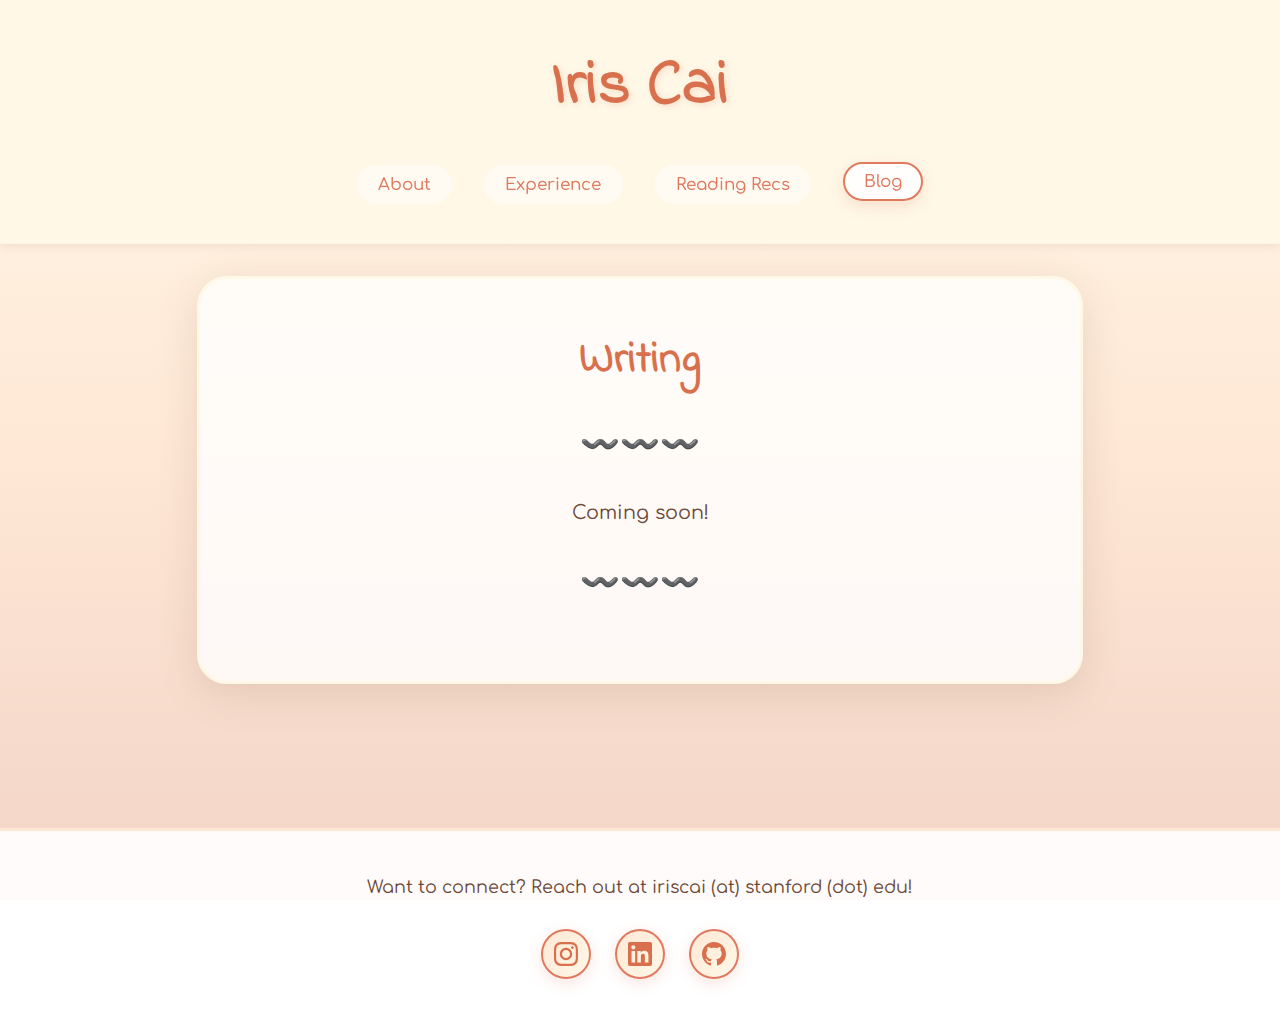
<file: blog.html>
<!DOCTYPE html>
<html lang="en">
<head>
    <meta charset="UTF-8">
    <meta name="viewport" content="width=device-width, initial-scale=1.0">
    <title>Blog</title>
    <link rel="stylesheet" href="assets/css/styles.css">
</head>
<body>
    <header>
        <h1>Iris Cai</h1>
        <nav>
            <a href="index.html">About</a>
            <a href="experience.html">Experience</a>
            <a href="reading-recs.html">Reading Recs</a>
            <a href="blog.html" class="active">Blog</a>
        </nav>
    </header>
    
    <div class="container">
        <div class="content-section">
            <h2>Writing</h2>
            
            <div class="wave-divider">〰️〰️〰️</div>
            
            <p style="text-align: center; font-size: 1.2rem;">Coming soon!</p>
            
            <div class="wave-divider">〰️〰️〰️</div>
        </div>
    </div>

    <footer>
        <p>Want to connect? Reach out at iriscai (at) stanford (dot) edu!</p>

        <div class="social-links">
            <a href="https://www.instagram.com/iri._.sss/" target="_blank" rel="noopener noreferrer" class="social-button" aria-label="Instagram">
                <svg xmlns="http://www.w3.org/2000/svg" viewBox="0 0 24 24">
                    <path d="M12 2.163c3.204 0 3.584.012 4.85.07 3.252.148 4.771 1.691 4.919 4.919.058 1.265.069 1.645.069 4.849 0 3.205-.012 3.584-.069 4.849-.149 3.225-1.664 4.771-4.919 4.919-1.266.058-1.644.07-4.85.07-3.204 0-3.584-.012-4.849-.07-3.26-.149-4.771-1.699-4.919-4.92-.058-1.265-.07-1.644-.07-4.849 0-3.204.013-3.583.07-4.849.149-3.227 1.664-4.771 4.919-4.919 1.266-.057 1.645-.069 4.849-.069zm0-2.163c-3.259 0-3.667.014-4.947.072-4.358.2-6.78 2.618-6.98 6.98-.059 1.281-.073 1.689-.073 4.948 0 3.259.014 3.668.072 4.948.2 4.358 2.618 6.78 6.98 6.98 1.281.058 1.689.072 4.948.072 3.259 0 3.668-.014 4.948-.072 4.354-.2 6.782-2.618 6.979-6.98.059-1.28.073-1.689.073-4.948 0-3.259-.014-3.667-.072-4.947-.196-4.354-2.617-6.78-6.979-6.98-1.281-.059-1.69-.073-4.949-.073zm0 5.838c-3.403 0-6.162 2.759-6.162 6.162s2.759 6.163 6.162 6.163 6.162-2.759 6.162-6.163c0-3.403-2.759-6.162-6.162-6.162zm0 10.162c-2.209 0-4-1.79-4-4 0-2.209 1.791-4 4-4s4 1.791 4 4c0 2.21-1.791 4-4 4zm6.406-11.845c-.796 0-1.441.645-1.441 1.44s.645 1.44 1.441 1.44c.795 0 1.439-.645 1.439-1.44s-.644-1.44-1.439-1.44z"/>
                </svg>
            </a>
        
            <a href="https://www.linkedin.com/in/iris-cai-b19082228/" target="_blank" rel="noopener noreferrer" class="social-button" aria-label="LinkedIn">
                <svg xmlns="http://www.w3.org/2000/svg" viewBox="0 0 24 24">
                    <path d="M20.447 20.452h-3.554v-5.569c0-1.328-.027-3.037-1.852-3.037-1.853 0-2.136 1.445-2.136 2.939v5.667H9.351V9h3.414v1.561h.046c.477-.9 1.637-1.85 3.37-1.85 3.601 0 4.267 2.37 4.267 5.455v6.286zM5.337 7.433c-1.144 0-2.063-.926-2.063-2.065 0-1.138.92-2.063 2.063-2.063 1.14 0 2.064.925 2.064 2.063 0 1.139-.925 2.065-2.064 2.065zm1.782 13.019H3.555V9h3.564v11.452zM22.225 0H1.771C.792 0 0 .774 0 1.729v20.542C0 23.227.792 24 1.771 24h20.451C23.2 24 24 23.227 24 22.271V1.729C24 .774 23.2 0 22.222 0h.003z"/>
                </svg>
            </a>
        
            <a href="https://github.com/caiiris" target="_blank" rel="noopener noreferrer" class="social-button" aria-label="GitHub">
                <svg xmlns="http://www.w3.org/2000/svg" viewBox="0 0 24 24">
                    <path d="M12 0c-6.626 0-12 5.373-12 12 0 5.302 3.438 9.8 8.207 11.387.599.111.793-.261.793-.577v-2.234c-3.338.726-4.033-1.416-4.033-1.416-.546-1.387-1.333-1.756-1.333-1.756-1.089-.745.083-.729.083-.729 1.205.084 1.839 1.237 1.839 1.237 1.07 1.834 2.807 1.304 3.492.997.107-.775.418-1.305.762-1.604-2.665-.305-5.467-1.334-5.467-5.931 0-1.311.469-2.381 1.236-3.221-.124-.303-.535-1.524.117-3.176 0 0 1.008-.322 3.301 1.23.957-.266 1.983-.399 3.003-.404 1.02.005 2.047.138 3.006.404 2.291-1.552 3.297-1.23 3.297-1.23.653 1.653.242 2.874.118 3.176.77.84 1.235 1.911 1.235 3.221 0 4.609-2.807 5.624-5.479 5.921.43.372.823 1.102.823 2.222v3.293c0 .319.192.694.801.576 4.765-1.589 8.199-6.086 8.199-11.386 0-6.627-5.373-12-12-12z"/>
                </svg>
            </a>
        </div>
    </footer>
</body>
</html>
</file>
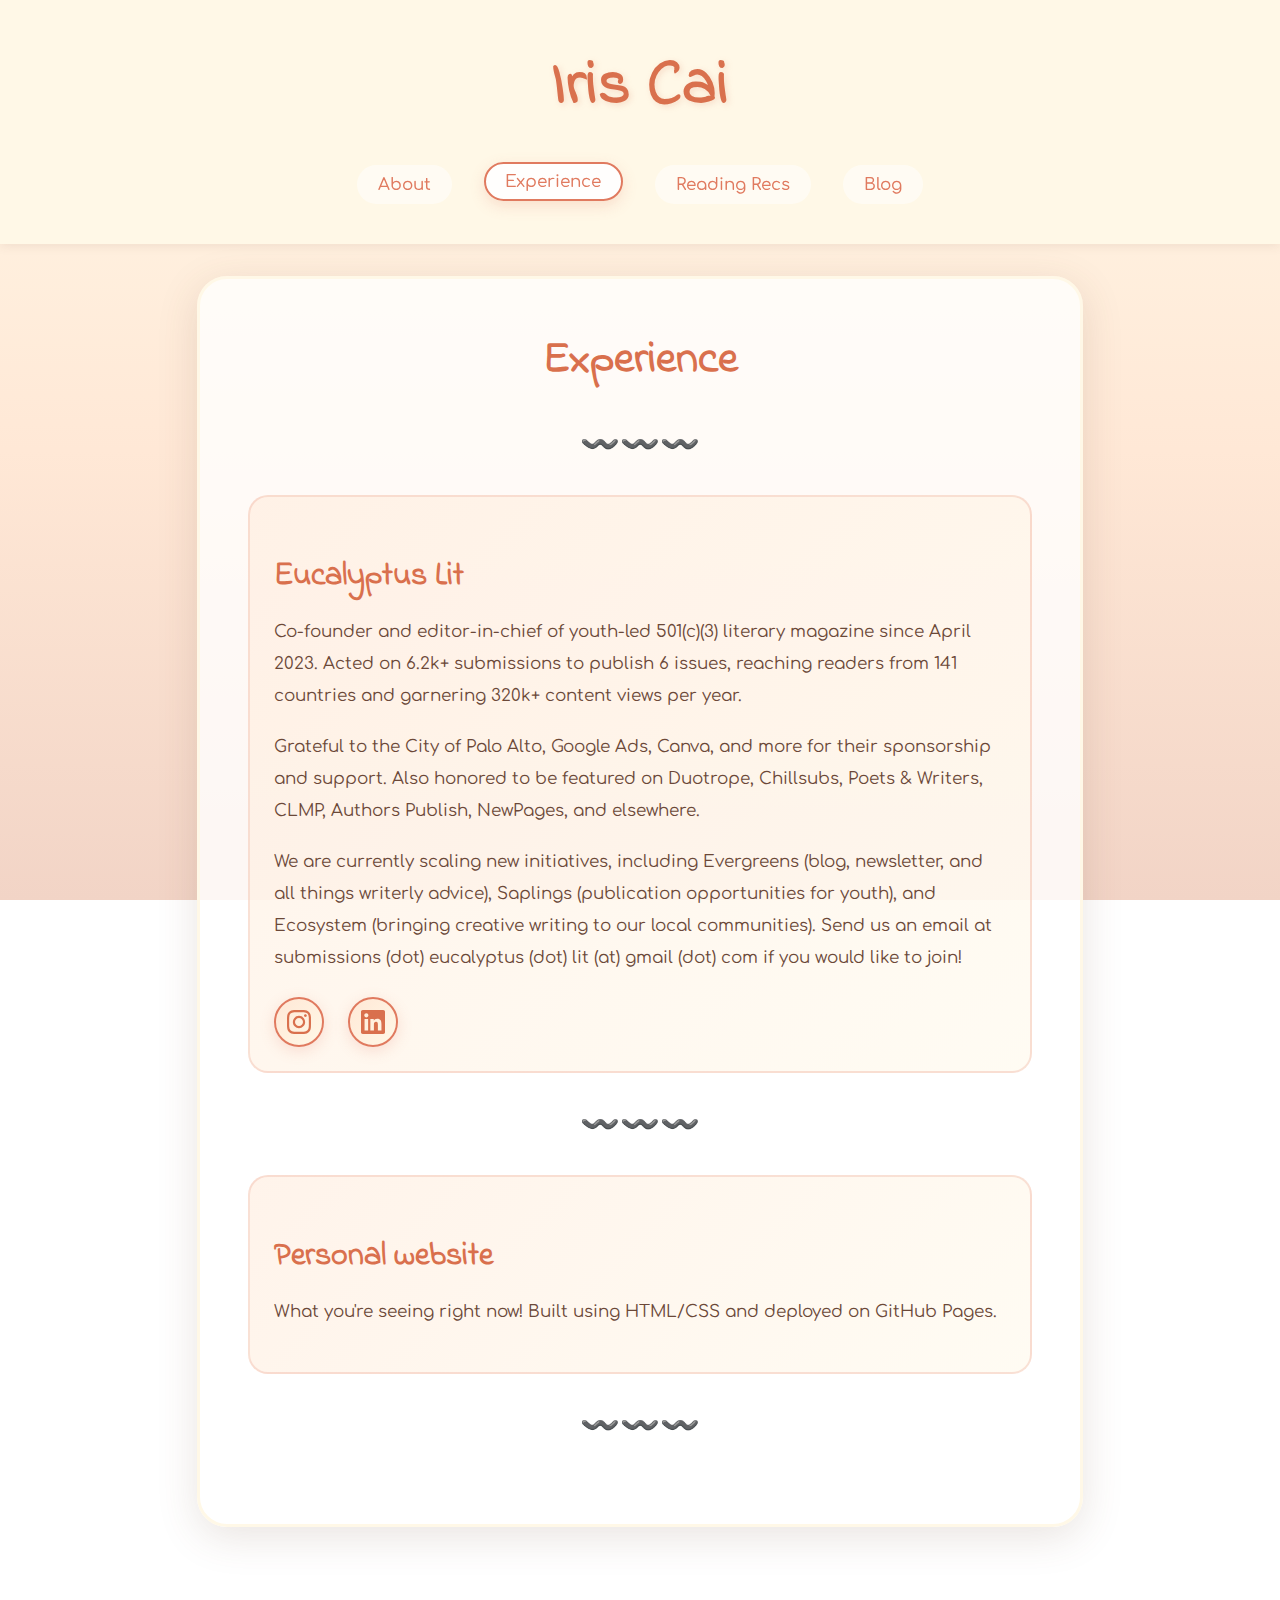
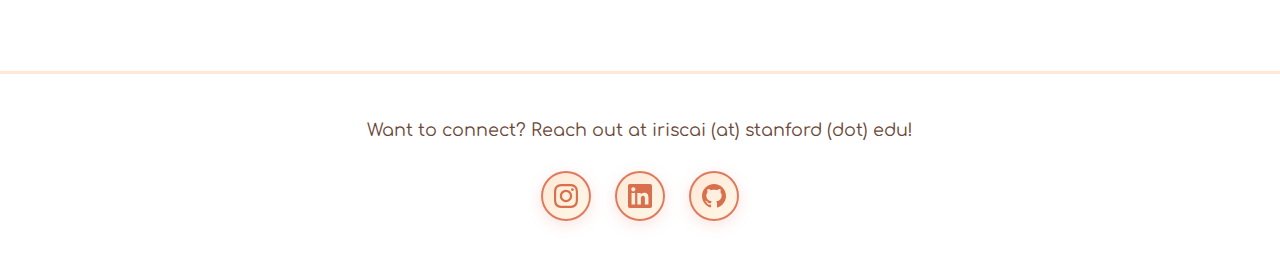
<file: experience.html>
<!DOCTYPE html>
<html lang="en">
<head>
    <meta charset="UTF-8">
    <meta name="viewport" content="width=device-width, initial-scale=1.0">
    <title>Experience</title>
    <link rel="stylesheet" href="assets/css/styles.css">
</head>
<body>
    <header>
        <h1>Iris Cai</h1>
        <nav>
            <a href="index.html">About</a>
            <a href="experience.html" class="active">Experience</a>
            <a href="reading-recs.html">Reading Recs</a>
            <a href="blog.html">Blog</a>
        </nav>
    </header>
    
    <div class="container">
        <div class="content-section">
            <h2>Experience</h2>
            
            <div class="wave-divider">〰️〰️〰️</div>
            
            <div class="experience-item">
                <h3><a href="https://www.eucalyptuslit.com/" target="_blank">Eucalyptus Lit</a></h3>
                <p>Co-founder and editor-in-chief of youth-led 501(c)(3) literary magazine since April 2023. Acted on 6.2k+ submissions to publish 6 issues, reaching readers from 141 countries and garnering 320k+ content views per year. 
                <p>Grateful to the City of Palo Alto, Google Ads, Canva, and more for their sponsorship and support. Also honored to be featured on Duotrope, Chillsubs, Poets & Writers, CLMP, Authors Publish, NewPages, and elsewhere.</p>
                
                <p>We are currently scaling new initiatives, including Evergreens (blog, newsletter, and all things writerly advice), Saplings (publication opportunities for youth), and Ecosystem (bringing creative writing to our local communities). Send us an email at submissions (dot) eucalyptus (dot) lit (at) gmail (dot) com if you would like to join!</p>

                <div class="social-links-experience">
                    <a href="https://www.instagram.com/eucalyptus.lit/" target="_blank" rel="noopener noreferrer" class="social-button" aria-label="Instagram">
                        <svg xmlns="http://www.w3.org/2000/svg" viewBox="0 0 24 24">
                            <path d="M12 2.163c3.204 0 3.584.012 4.85.07 3.252.148 4.771 1.691 4.919 4.919.058 1.265.069 1.645.069 4.849 0 3.205-.012 3.584-.069 4.849-.149 3.225-1.664 4.771-4.919 4.919-1.266.058-1.644.07-4.85.07-3.204 0-3.584-.012-4.849-.07-3.26-.149-4.771-1.699-4.919-4.92-.058-1.265-.07-1.644-.07-4.849 0-3.204.013-3.583.07-4.849.149-3.227 1.664-4.771 4.919-4.919 1.266-.057 1.645-.069 4.849-.069zm0-2.163c-3.259 0-3.667.014-4.947.072-4.358.2-6.78 2.618-6.98 6.98-.059 1.281-.073 1.689-.073 4.948 0 3.259.014 3.668.072 4.948.2 4.358 2.618 6.78 6.98 6.98 1.281.058 1.689.072 4.948.072 3.259 0 3.668-.014 4.948-.072 4.354-.2 6.782-2.618 6.979-6.98.059-1.28.073-1.689.073-4.948 0-3.259-.014-3.667-.072-4.947-.196-4.354-2.617-6.78-6.979-6.98-1.281-.059-1.69-.073-4.949-.073zm0 5.838c-3.403 0-6.162 2.759-6.162 6.162s2.759 6.163 6.162 6.163 6.162-2.759 6.162-6.163c0-3.403-2.759-6.162-6.162-6.162zm0 10.162c-2.209 0-4-1.79-4-4 0-2.209 1.791-4 4-4s4 1.791 4 4c0 2.21-1.791 4-4 4zm6.406-11.845c-.796 0-1.441.645-1.441 1.44s.645 1.44 1.441 1.44c.795 0 1.439-.645 1.439-1.44s-.644-1.44-1.439-1.44z"/>
                        </svg>
                    </a>
        
                    <a href="https://www.linkedin.com/company/eucalyptus-lit/" target="_blank" rel="noopener noreferrer" class="social-button" aria-label="LinkedIn">
                        <svg xmlns="http://www.w3.org/2000/svg" viewBox="0 0 24 24">
                            <path d="M20.447 20.452h-3.554v-5.569c0-1.328-.027-3.037-1.852-3.037-1.853 0-2.136 1.445-2.136 2.939v5.667H9.351V9h3.414v1.561h.046c.477-.9 1.637-1.85 3.37-1.85 3.601 0 4.267 2.37 4.267 5.455v6.286zM5.337 7.433c-1.144 0-2.063-.926-2.063-2.065 0-1.138.92-2.063 2.063-2.063 1.14 0 2.064.925 2.064 2.063 0 1.139-.925 2.065-2.064 2.065zm1.782 13.019H3.555V9h3.564v11.452zM22.225 0H1.771C.792 0 0 .774 0 1.729v20.542C0 23.227.792 24 1.771 24h20.451C23.2 24 24 23.227 24 22.271V1.729C24 .774 23.2 0 22.222 0h.003z"/>
                        </svg>
                    </a>
                </div>
            </div>

            <div class="wave-divider">〰️〰️〰️</div>

            <div class="experience-item">
                <h3><a>Personal website</a></h3>
                <p>What you're seeing right now! Built using HTML/CSS and deployed on GitHub Pages.</p>
            </div>
            
            <div class="wave-divider">〰️〰️〰️</div>
        </div>
    </div>

    <footer>
        <p>Want to connect? Reach out at iriscai (at) stanford (dot) edu!</p>

        <div class="social-links">
            <a href="https://www.instagram.com/iri._.sss/" target="_blank" rel="noopener noreferrer" class="social-button" aria-label="Instagram">
                <svg xmlns="http://www.w3.org/2000/svg" viewBox="0 0 24 24">
                    <path d="M12 2.163c3.204 0 3.584.012 4.85.07 3.252.148 4.771 1.691 4.919 4.919.058 1.265.069 1.645.069 4.849 0 3.205-.012 3.584-.069 4.849-.149 3.225-1.664 4.771-4.919 4.919-1.266.058-1.644.07-4.85.07-3.204 0-3.584-.012-4.849-.07-3.26-.149-4.771-1.699-4.919-4.92-.058-1.265-.07-1.644-.07-4.849 0-3.204.013-3.583.07-4.849.149-3.227 1.664-4.771 4.919-4.919 1.266-.057 1.645-.069 4.849-.069zm0-2.163c-3.259 0-3.667.014-4.947.072-4.358.2-6.78 2.618-6.98 6.98-.059 1.281-.073 1.689-.073 4.948 0 3.259.014 3.668.072 4.948.2 4.358 2.618 6.78 6.98 6.98 1.281.058 1.689.072 4.948.072 3.259 0 3.668-.014 4.948-.072 4.354-.2 6.782-2.618 6.979-6.98.059-1.28.073-1.689.073-4.948 0-3.259-.014-3.667-.072-4.947-.196-4.354-2.617-6.78-6.979-6.98-1.281-.059-1.69-.073-4.949-.073zm0 5.838c-3.403 0-6.162 2.759-6.162 6.162s2.759 6.163 6.162 6.163 6.162-2.759 6.162-6.163c0-3.403-2.759-6.162-6.162-6.162zm0 10.162c-2.209 0-4-1.79-4-4 0-2.209 1.791-4 4-4s4 1.791 4 4c0 2.21-1.791 4-4 4zm6.406-11.845c-.796 0-1.441.645-1.441 1.44s.645 1.44 1.441 1.44c.795 0 1.439-.645 1.439-1.44s-.644-1.44-1.439-1.44z"/>
                </svg>
            </a>
        
            <a href="https://www.linkedin.com/in/iris-cai-b19082228/" target="_blank" rel="noopener noreferrer" class="social-button" aria-label="LinkedIn">
                <svg xmlns="http://www.w3.org/2000/svg" viewBox="0 0 24 24">
                    <path d="M20.447 20.452h-3.554v-5.569c0-1.328-.027-3.037-1.852-3.037-1.853 0-2.136 1.445-2.136 2.939v5.667H9.351V9h3.414v1.561h.046c.477-.9 1.637-1.85 3.37-1.85 3.601 0 4.267 2.37 4.267 5.455v6.286zM5.337 7.433c-1.144 0-2.063-.926-2.063-2.065 0-1.138.92-2.063 2.063-2.063 1.14 0 2.064.925 2.064 2.063 0 1.139-.925 2.065-2.064 2.065zm1.782 13.019H3.555V9h3.564v11.452zM22.225 0H1.771C.792 0 0 .774 0 1.729v20.542C0 23.227.792 24 1.771 24h20.451C23.2 24 24 23.227 24 22.271V1.729C24 .774 23.2 0 22.222 0h.003z"/>
                </svg>
            </a>
        
            <a href="https://github.com/caiiris" target="_blank" rel="noopener noreferrer" class="social-button" aria-label="GitHub">
                <svg xmlns="http://www.w3.org/2000/svg" viewBox="0 0 24 24">
                    <path d="M12 0c-6.626 0-12 5.373-12 12 0 5.302 3.438 9.8 8.207 11.387.599.111.793-.261.793-.577v-2.234c-3.338.726-4.033-1.416-4.033-1.416-.546-1.387-1.333-1.756-1.333-1.756-1.089-.745.083-.729.083-.729 1.205.084 1.839 1.237 1.839 1.237 1.07 1.834 2.807 1.304 3.492.997.107-.775.418-1.305.762-1.604-2.665-.305-5.467-1.334-5.467-5.931 0-1.311.469-2.381 1.236-3.221-.124-.303-.535-1.524.117-3.176 0 0 1.008-.322 3.301 1.23.957-.266 1.983-.399 3.003-.404 1.02.005 2.047.138 3.006.404 2.291-1.552 3.297-1.23 3.297-1.23.653 1.653.242 2.874.118 3.176.77.84 1.235 1.911 1.235 3.221 0 4.609-2.807 5.624-5.479 5.921.43.372.823 1.102.823 2.222v3.293c0 .319.192.694.801.576 4.765-1.589 8.199-6.086 8.199-11.386 0-6.627-5.373-12-12-12z"/>
                </svg>
            </a>
        </div>
    </footer>
</body>
</html>
</file>
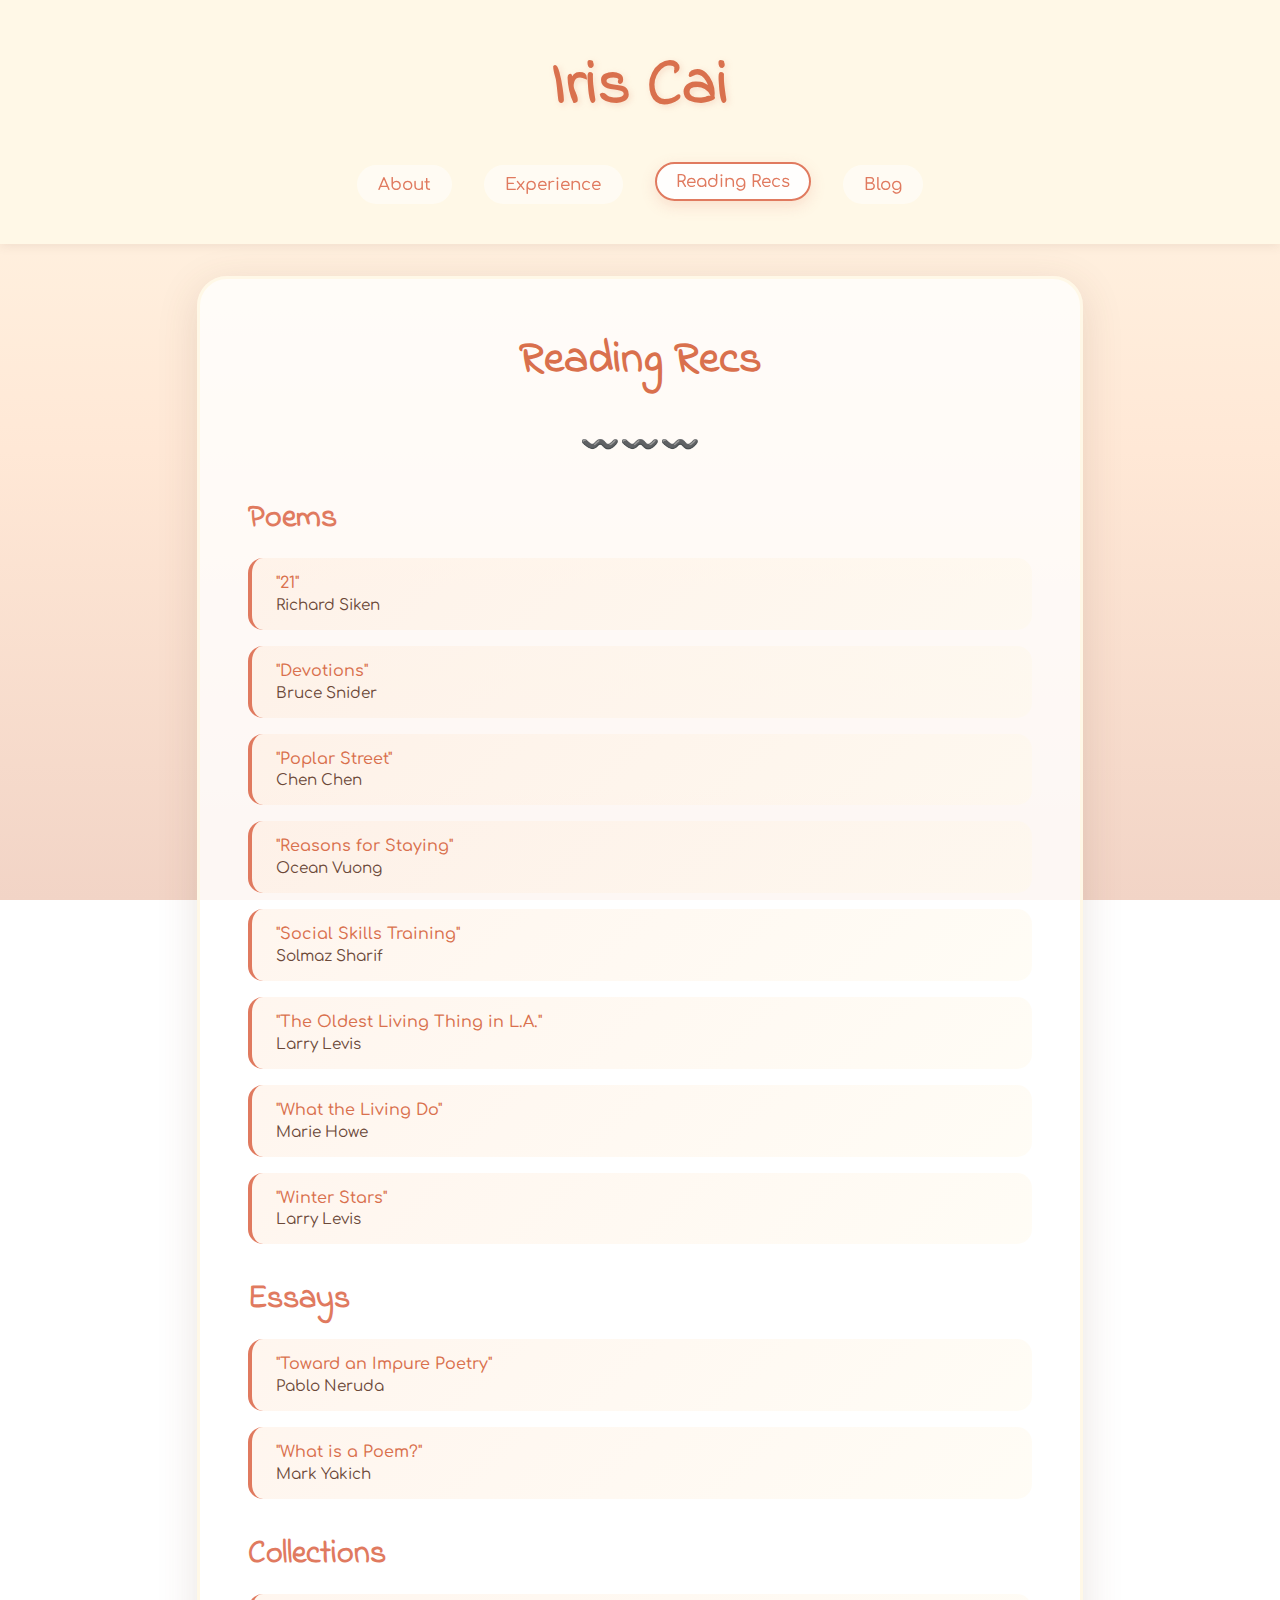
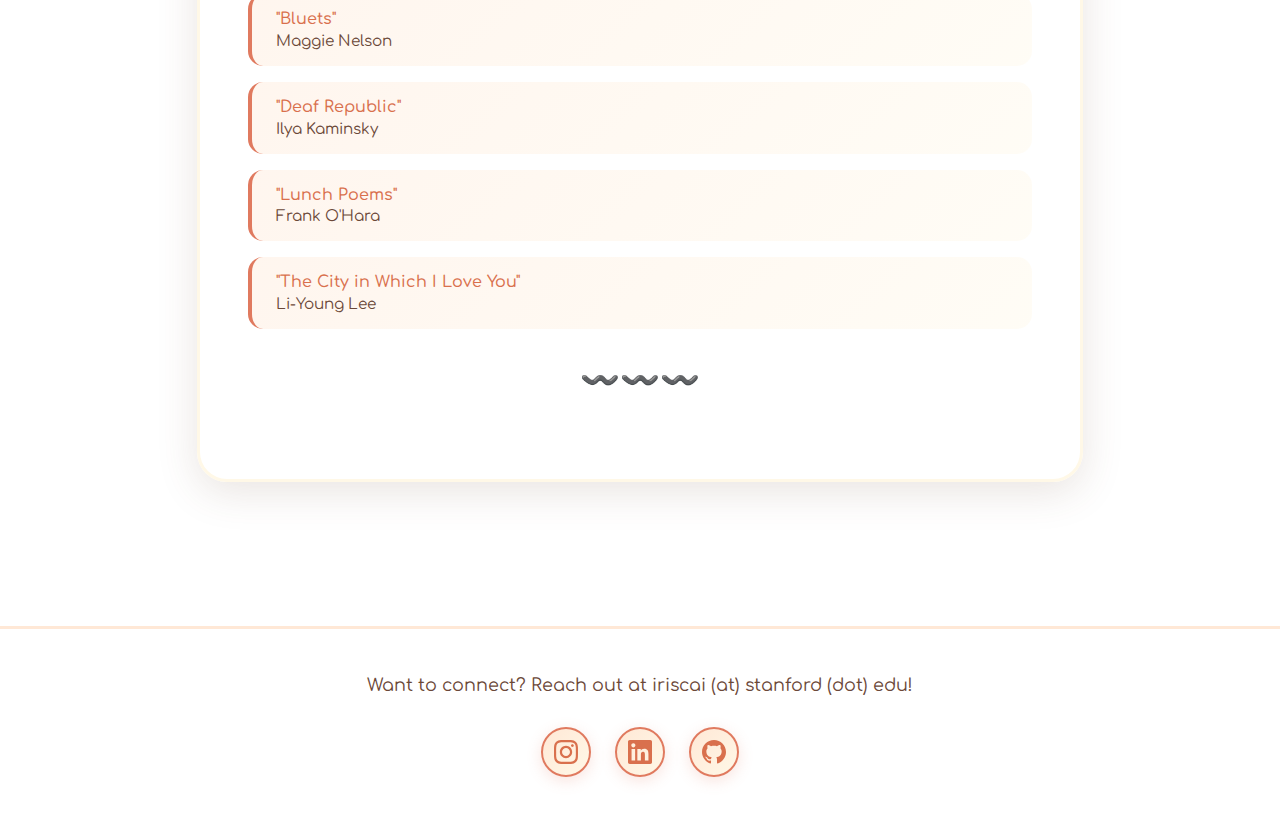
<file: reading-recs.html>
<!DOCTYPE html>
<html lang="en">
<head>
    <meta charset="UTF-8">
    <meta name="viewport" content="width=device-width, initial-scale=1.0">
    <title>Reading Recs</title>
    <link rel="stylesheet" href="assets/css/styles.css">
</head>
<body>
    <header>
        <h1>Iris Cai</h1>
        <nav>
            <a href="index.html">About</a>
            <a href="experience.html">Experience</a>
            <a href="reading-recs.html" class="active">Reading Recs</a>
            <a href="blog.html">Blog</a>
        </nav>
    </header>
    
    <div class="container">
        <div class="content-section">
            <h2>Reading Recs</h2>
            
            <div class="wave-divider">〰️〰️〰️</div>
            
            <div class="reading-list">
                <div class="reading-category">
                    <h3>Poems</h3>
                    <div class="reading-item">
                        <a href="https://www.poetryfoundation.org/poetrymagazine/poems/56104/devotions">"21"</a>
                        <div class="author">Richard Siken</div>
                    </div>
                    <div class="reading-item">
                        <a href="https://www.poetryfoundation.org/poetrymagazine/poems/56104/devotions">"Devotions"</a>
                        <div class="author">Bruce Snider</div>
                    </div>
                    <div class="reading-item">
                        <a href="https://www.poetryfoundation.org/poetrymagazine/poems/58154/poplar-street">"Poplar Street"</a>
                        <div class="author">Chen Chen</div>
                    </div>
                    <div class="reading-item">
                        <a href="https://harpers.org/archive/2021/07/reasons-for-staying-ocean-vuong/">"Reasons for Staying"</a>
                        <div class="author">Ocean Vuong</div>
                    </div>
                    <div class="reading-item">
                        <a href="https://www.poetryfoundation.org/poems/1580548/social-skills-training" target="_blank">"Social Skills Training"</a>
                        <div class="author">Solmaz Sharif</div>
                    </div>
                    <div class="reading-item">
                        <a href="https://www.poetryfoundation.org/poems/47947/the-oldest-living-thing-in-la" target="_blank">"The Oldest Living Thing in L.A."</a>
                        <div class="author">Larry Levis</div>
                    </div>
                    <div class="reading-item">
                        <a href="https://poets.org/poem/what-living-do" target="_blank">"What the Living Do"</a>
                        <div class="author">Marie Howe</div>
                    </div>
                    <div class="reading-item">
                        <a href="https://www.poetryfoundation.org/poems/53388/winter-stars-56d232a1c9b93">"Winter Stars"</a>
                        <div class="author">Larry Levis</div>
                    </div>
                </div>
                

                <div class="reading-category">
                    <h3>Essays</h3>
                    <div class="reading-item">
                        <a href="https://www.penguin.co.in/toward-an-impure-poetry-by-pablo-neruda/" target="_blank">"Toward an Impure Poetry"</a>
                        <div class="author">Pablo Neruda</div>
                    </div>
                    <div class="reading-item">
                        <a href="https://www.theatlantic.com/entertainment/archive/2013/11/what-is-a-poem/281835/" target="_blank">"What is a Poem?"</a>
                        <div class="author">Mark Yakich</div>
                    </div>
                </div>


                <div class="reading-category">
                    <h3>Collections</h3>
                    <div class="reading-item">
                        <a href="https://www.amazon.com/Bluets-Maggie-Nelson/dp/1933517409" target="_blank">"Bluets"</a>
                        <div class="author">Maggie Nelson</div>
                    </div>
                    <div class="reading-item">
                        <a href="https://www.graywolfpress.org/books/deaf-republic" target="_blank">"Deaf Republic"</a>
                        <div class="author">Ilya Kaminsky</div>
                    </div>
                    <div class="reading-item">
                        <a href="https://citylights.com/general-poetry/lunch-poems-pp-19/">"Lunch Poems"</a>
                        <div class="author">Frank O'Hara</div>
                    </div>
                    <div class="reading-item">
                        <a href="https://www.amazon.com/City-Which-American-Poets-Continuum/dp/0918526833" target="_blank">"The City in Which I Love You"</a>
                        <div class="author">Li-Young Lee</div>
                    </div>
                </div>

            </div>
            
            <div class="wave-divider">〰️〰️〰️</div>
        </div>
    </div>

    <footer>
        <p>Want to connect? Reach out at iriscai (at) stanford (dot) edu!</p>
    
        <div class="social-links">
            <a href="https://www.instagram.com/iri._.sss/" target="_blank" rel="noopener noreferrer" class="social-button" aria-label="Instagram">
                <svg xmlns="http://www.w3.org/2000/svg" viewBox="0 0 24 24">
                    <path d="M12 2.163c3.204 0 3.584.012 4.85.07 3.252.148 4.771 1.691 4.919 4.919.058 1.265.069 1.645.069 4.849 0 3.205-.012 3.584-.069 4.849-.149 3.225-1.664 4.771-4.919 4.919-1.266.058-1.644.07-4.85.07-3.204 0-3.584-.012-4.849-.07-3.26-.149-4.771-1.699-4.919-4.92-.058-1.265-.07-1.644-.07-4.849 0-3.204.013-3.583.07-4.849.149-3.227 1.664-4.771 4.919-4.919 1.266-.057 1.645-.069 4.849-.069zm0-2.163c-3.259 0-3.667.014-4.947.072-4.358.2-6.78 2.618-6.98 6.98-.059 1.281-.073 1.689-.073 4.948 0 3.259.014 3.668.072 4.948.2 4.358 2.618 6.78 6.98 6.98 1.281.058 1.689.072 4.948.072 3.259 0 3.668-.014 4.948-.072 4.354-.2 6.782-2.618 6.979-6.98.059-1.28.073-1.689.073-4.948 0-3.259-.014-3.667-.072-4.947-.196-4.354-2.617-6.78-6.979-6.98-1.281-.059-1.69-.073-4.949-.073zm0 5.838c-3.403 0-6.162 2.759-6.162 6.162s2.759 6.163 6.162 6.163 6.162-2.759 6.162-6.163c0-3.403-2.759-6.162-6.162-6.162zm0 10.162c-2.209 0-4-1.79-4-4 0-2.209 1.791-4 4-4s4 1.791 4 4c0 2.21-1.791 4-4 4zm6.406-11.845c-.796 0-1.441.645-1.441 1.44s.645 1.44 1.441 1.44c.795 0 1.439-.645 1.439-1.44s-.644-1.44-1.439-1.44z"/>
                </svg>
            </a>
        
            <a href="https://www.linkedin.com/in/iris-cai-b19082228/" target="_blank" rel="noopener noreferrer" class="social-button" aria-label="LinkedIn">
                <svg xmlns="http://www.w3.org/2000/svg" viewBox="0 0 24 24">
                    <path d="M20.447 20.452h-3.554v-5.569c0-1.328-.027-3.037-1.852-3.037-1.853 0-2.136 1.445-2.136 2.939v5.667H9.351V9h3.414v1.561h.046c.477-.9 1.637-1.85 3.37-1.85 3.601 0 4.267 2.37 4.267 5.455v6.286zM5.337 7.433c-1.144 0-2.063-.926-2.063-2.065 0-1.138.92-2.063 2.063-2.063 1.14 0 2.064.925 2.064 2.063 0 1.139-.925 2.065-2.064 2.065zm1.782 13.019H3.555V9h3.564v11.452zM22.225 0H1.771C.792 0 0 .774 0 1.729v20.542C0 23.227.792 24 1.771 24h20.451C23.2 24 24 23.227 24 22.271V1.729C24 .774 23.2 0 22.222 0h.003z"/>
                </svg>
            </a>
        
            <a href="https://github.com/caiiris" target="_blank" rel="noopener noreferrer" class="social-button" aria-label="GitHub">
                <svg xmlns="http://www.w3.org/2000/svg" viewBox="0 0 24 24">
                    <path d="M12 0c-6.626 0-12 5.373-12 12 0 5.302 3.438 9.8 8.207 11.387.599.111.793-.261.793-.577v-2.234c-3.338.726-4.033-1.416-4.033-1.416-.546-1.387-1.333-1.756-1.333-1.756-1.089-.745.083-.729.083-.729 1.205.084 1.839 1.237 1.839 1.237 1.07 1.834 2.807 1.304 3.492.997.107-.775.418-1.305.762-1.604-2.665-.305-5.467-1.334-5.467-5.931 0-1.311.469-2.381 1.236-3.221-.124-.303-.535-1.524.117-3.176 0 0 1.008-.322 3.301 1.23.957-.266 1.983-.399 3.003-.404 1.02.005 2.047.138 3.006.404 2.291-1.552 3.297-1.23 3.297-1.23.653 1.653.242 2.874.118 3.176.77.84 1.235 1.911 1.235 3.221 0 4.609-2.807 5.624-5.479 5.921.43.372.823 1.102.823 2.222v3.293c0 .319.192.694.801.576 4.765-1.589 8.199-6.086 8.199-11.386 0-6.627-5.373-12-12-12z"/>
                </svg>
            </a>
        </div>
    </footer>
</body>
</html>
</file>
<file: assets/css/styles.css>
@import url('https://fonts.googleapis.com/css2?family=Comfortaa:wght@300;400;600&family=Indie+Flower&display=swap');

* {
    margin: 0;
    padding: 0;
    box-sizing: border-box;
}

html {
    scroll-behavior: smooth;
}

body {
    font-family: 'Comfortaa', cursive;
    background: linear-gradient(to bottom, #FFF8E7 0%, #FFE8D6 50%, #F2D4C6 100%);
    background-attachment: fixed;
    min-height: 100vh;
    color: #6B4838;
}

header {
    padding: 2.5rem 2rem;
    text-align: center;
    background: rgba(255, 248, 231, 0.95);
    backdrop-filter: blur(10px);
    box-shadow: 0 2px 10px rgba(107, 72, 56, 0.1);
}

h1 {
    font-family: 'Indie Flower', cursive;
    font-size: 4rem;
    color: #D9704D;
    margin-bottom: 0.5rem;
    filter: drop-shadow(2px 2px 3px rgba(217, 112, 77, 0.2));
}

nav {
    display: flex;
    justify-content: center;
    gap: 2rem;
    flex-wrap: wrap;
    margin-top: 2rem;
}

nav a {
    color: #E07A5F;
    text-decoration: none;
    font-size: 1.05rem;
    font-weight: 500;
    padding: 0.5rem 1.2rem;
    border-radius: 20px;
    background: rgba(255, 255, 255, 0.5);
    transition: all 0.3s ease;
    border: 2px solid transparent;
}

nav a:hover, nav a.active {
    background: rgba(255, 255, 255, 0.9);
    border-color: #E07A5F;
    transform: translateY(-3px);
    box-shadow: 0 5px 15px rgba(224, 122, 95, 0.2);
}

.container {
    max-width: 950px;
    margin: 2rem auto;
    padding: 0 2rem 4rem;
}

.content-section {
    background: rgba(255, 255, 255, 0.8);
    border-radius: 30px;
    padding: 3rem;
    margin-bottom: 2rem;
    box-shadow: 0 10px 40px rgba(107, 72, 56, 0.15);
    border: 3px solid #FFF8E7;
}

.flower-row {
    display: flex;
    justify-content: center;
    gap: 1.5rem;
    margin: 2.5rem 0;
    flex-wrap: wrap;
}

.flower-card {
    width: 140px;
    height: 140px;
    background: linear-gradient(135deg, #FFE8D6, #FFF8E7);
    border-radius: 20px;
    display: flex;
    flex-direction: column;
    align-items: center;
    justify-content: center;
    font-size: 3.5rem;
    box-shadow: 0 5px 20px rgba(224, 122, 95, 0.15);
    transition: all 0.4s ease;
    border: 2px solid rgba(224, 122, 95, 0.3);
}

.flower-card:hover {
    transform: translateY(-10px) rotate(-5deg);
    box-shadow: 0 10px 30px rgba(224, 122, 95, 0.25);
}

.flower-label {
    font-size: 0.85rem;
    color: #D9704D;
    margin-top: 0.5rem;
    font-weight: 600;
}

.wave-divider {
    text-align: center;
    font-size: 2rem;
    color: #E07A5F;
    margin: 2rem 0;
}

p {
    line-height: 1.9;
    font-size: 1.05rem;
    margin-bottom: 1.2rem;
    color: #6B4838;
}

h2 {
    font-family: 'Indie Flower', cursive;
    font-size: 2.8rem;
    color: #D9704D;
    margin-bottom: 1.5rem;
    text-align: center;
}

h3 {
    font-family: 'Indie Flower', cursive;
    font-size: 2rem;
    color: #E07A5F;
    margin-top: 2rem;
    margin-bottom: 1rem;
}

.experience-item {
    background: linear-gradient(135deg, rgba(255, 232, 214, 0.5), rgba(255, 248, 231, 0.5));
    padding: 1.5rem;
    border-radius: 20px;
    margin-bottom: 1.5rem;
    border: 2px solid rgba(224, 122, 95, 0.2);
}

.experience-item a {
    color: #D9704D;
    font-weight: 600;
    text-decoration: none;
    transition: all 0.3s ease;
}

.experience-item a:hover {
    color: #E07A5F;
    text-decoration: underline;
}

.reading-list {
    margin-top: 1.5rem;
}

.reading-category {
    margin-bottom: 2rem;
}

.reading-item {
    background: linear-gradient(135deg, rgba(255, 232, 214, 0.4), rgba(255, 248, 231, 0.4));
    padding: 1rem 1.5rem;
    border-radius: 15px;
    margin-bottom: 1rem;
    border-left: 4px solid #E07A5F;
    transition: all 0.3s ease;
}

.reading-item:hover {
    background: linear-gradient(135deg, rgba(255, 232, 214, 0.6), rgba(255, 248, 231, 0.6));
    transform: translateX(5px);
}

.reading-item a {
    color: #D9704D;
    text-decoration: none;
    font-weight: 500;
}

.reading-item a:hover {
    color: #E07A5F;
    text-decoration: underline;
}

.author {
    color: #6B4838;
    font-size: 0.95rem;
    margin-top: 0.3rem;
}

footer {
    background: rgba(255, 255, 255, 0.9);
    padding: 2.5rem;
    text-align: center;
    border-top: 3px solid #FFE8D6;
    margin-top: 3rem;
}

footer p {
    color: #6B4838;
    font-size: 1.1rem;
    margin: 0;
}

/* photo gallery */

.photo-gallery {
    position: relative;
    max-width: 100%;
    margin: 3rem 0;
    overflow: hidden;
    border-radius: 25px;
    box-shadow: 0 8px 30px rgba(224, 122, 95, 0.2);
}

.gallery-container {
    position: relative;
    width: 100%;
    padding-top: 66.67%; /* 3:2 aspect ratio */
    background: linear-gradient(135deg, rgba(255, 232, 214, 0.3), rgba(255, 248, 231, 0.3));
}

.gallery-slides {
    position: absolute;
    top: 0;
    left: 0;
    width: 100%;
    height: 100%;
}

.gallery-slide {
    position: absolute;
    top: 0;
    left: 0;
    width: 100%;
    height: 100%;
    opacity: 0;
    transition: opacity 0.8s ease-in-out;
}

.gallery-slide.active {
    opacity: 1;
}

.gallery-slide img {
    width: 100%;
    height: 100%;
    object-fit: cover;
    border-radius: 25px;
}

/* navigation arrows */
.gallery-nav {
    position: absolute;
    top: 50%;
    transform: translateY(-50%);
    background: rgba(255, 255, 255, 0.9);
    border: 2px solid #E07A5F;
    border-radius: 50%;
    width: 50px;
    height: 50px;
    display: flex;
    align-items: center;
    justify-content: center;
    cursor: pointer;
    transition: all 0.3s ease;
    z-index: 10;
    font-size: 1.5rem;
    color: #D9704D;
    user-select: none;
}

.gallery-nav:hover {
    background: rgba(255, 255, 255, 1);
    transform: translateY(-50%) scale(1.1);
    box-shadow: 0 5px 20px rgba(224, 122, 95, 0.3);
}

.gallery-nav.prev {
    left: 20px;
}

.gallery-nav.next {
    right: 20px;
}

.gallery-dots {
    position: absolute;
    bottom: 20px;
    left: 50%;
    transform: translateX(-50%);
    display: flex;
    gap: 10px;
    z-index: 10;
}

.gallery-dot {
    width: 12px;
    height: 12px;
    border-radius: 50%;
    background: rgba(255, 255, 255, 0.6);
    border: 2px solid #E07A5F;
    cursor: pointer;
    transition: all 0.3s ease;
}

.gallery-dot:hover {
    background: rgba(255, 255, 255, 0.9);
    transform: scale(1.2);
}

.gallery-dot.active {
    background: #E07A5F;
    transform: scale(1.3);
}

/* responsive adjustments */
@media (max-width: 768px) {
    .gallery-nav {
        width: 40px;
        height: 40px;
        font-size: 1.2rem;
    }
    
    .gallery-nav.prev {
        left: 10px;
    }
    
    .gallery-nav.next {
        right: 10px;
    }
}

/* social media links */ 

.social-links {
    display: flex;
    justify-content: center;
    gap: 1.5rem;
    margin-top: 1.5rem;
}

.social-links-experience {
    display: flex;
    justify-content: flex-start;
    gap: 1.5rem;
    margin-top: 1.5rem;
}

.social-button {
    width: 50px;
    height: 50px;
    border-radius: 50%;
    background: linear-gradient(135deg, #FFE8D6, #FFF8E7);
    border: 2px solid #E07A5F;
    display: flex;
    align-items: center;
    justify-content: center;
    text-decoration: none;
    transition: all 0.3s ease;
    box-shadow: 0 4px 15px rgba(224, 122, 95, 0.2);
}

.social-button svg {
    display: block; 
}

.social-button:hover {
    transform: translateY(-5px) rotate(5deg);
    box-shadow: 0 8px 25px rgba(224, 122, 95, 0.3);
    background: linear-gradient(135deg, #FFD4C6, #FFE8D6);
}

.social-button svg {
    width: 24px;
    height: 24px;
    fill: #D9704D;
    transition: fill 0.3s ease;
}

.social-button:hover svg {
    fill: #E07A5F;
}
</file>
